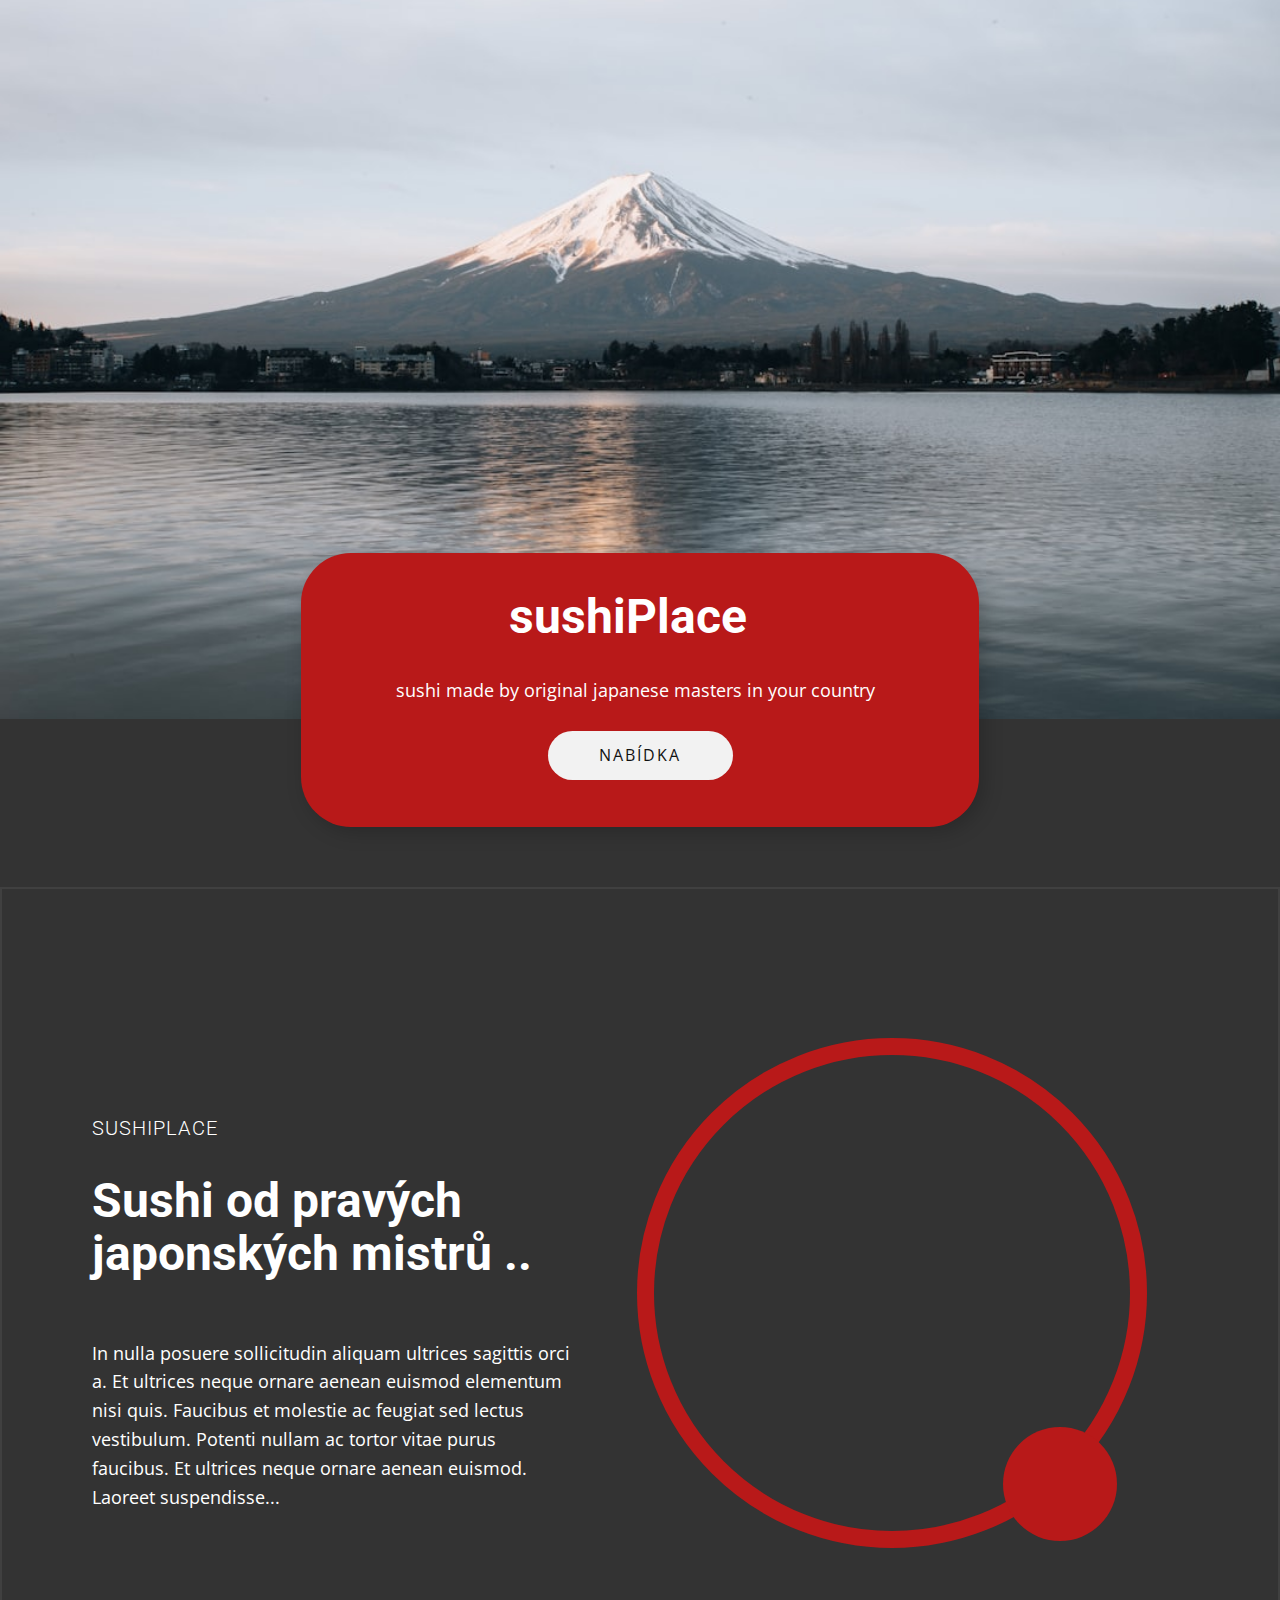
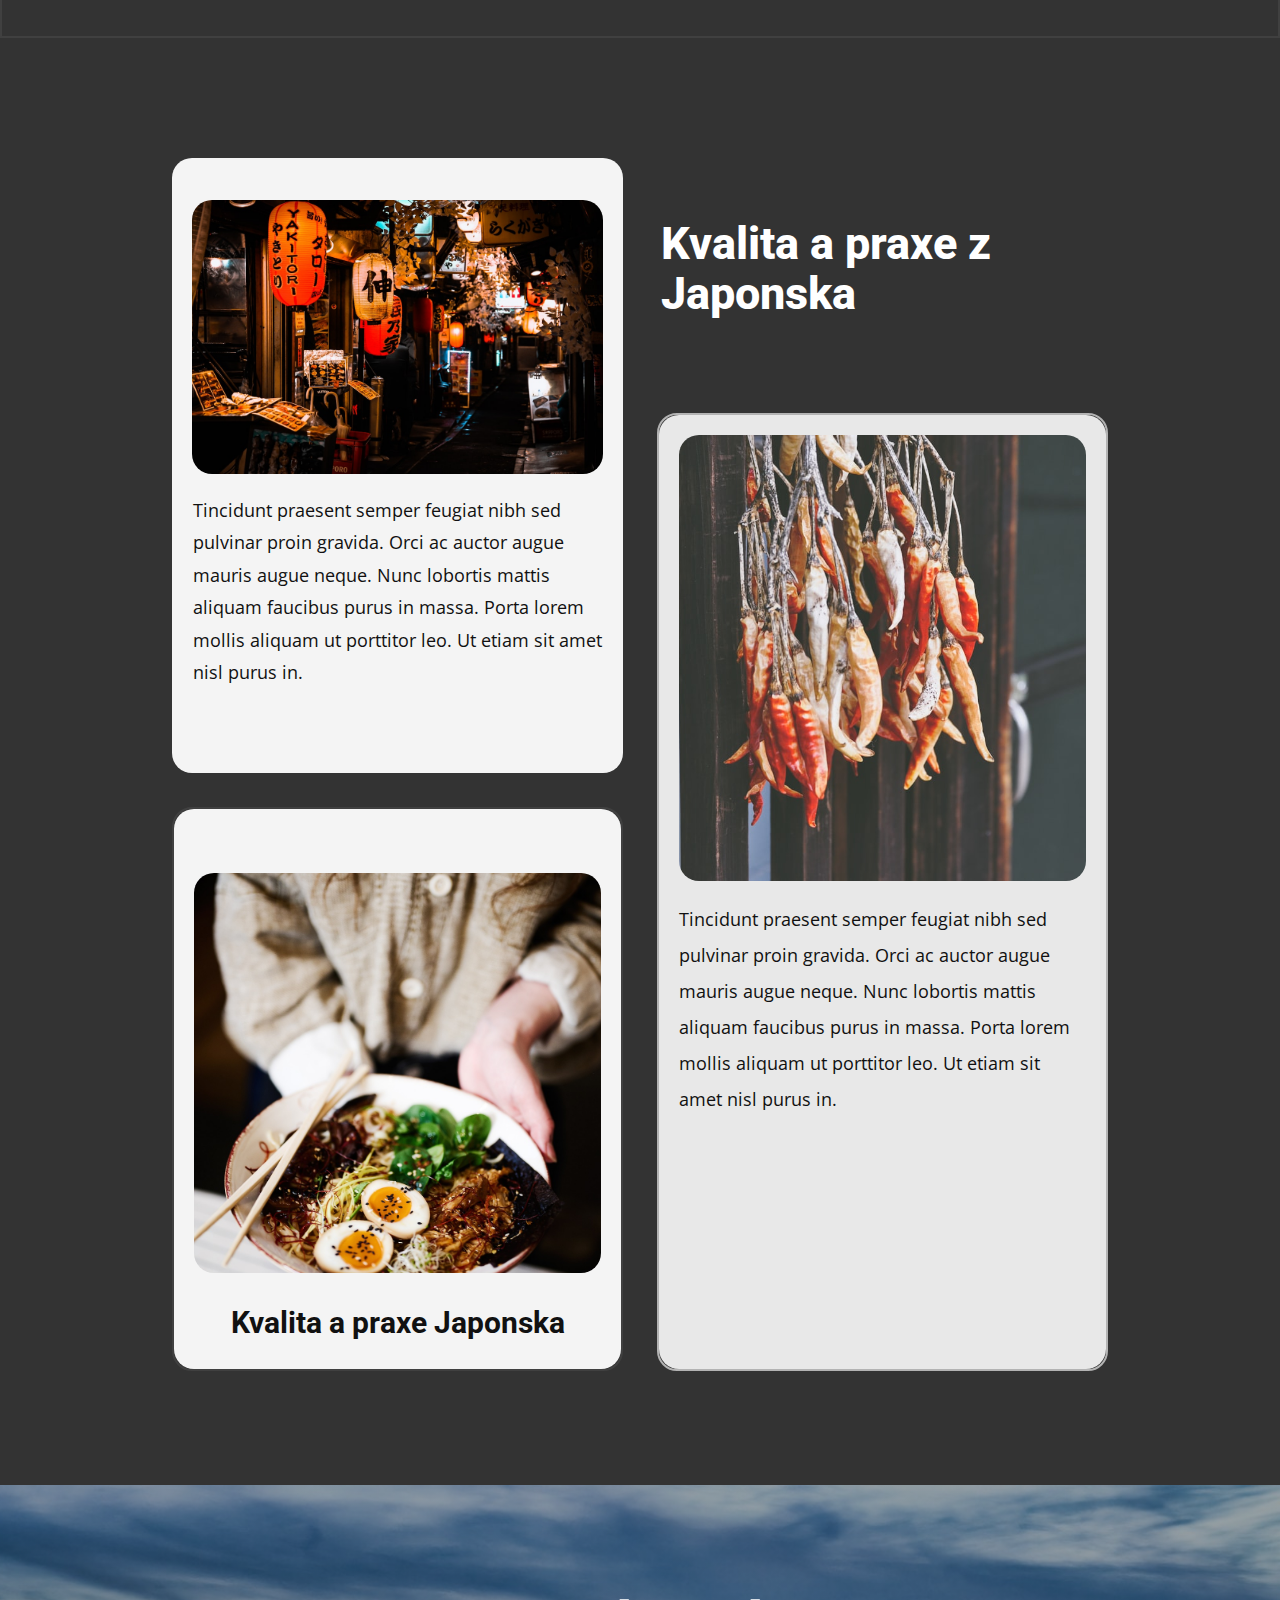
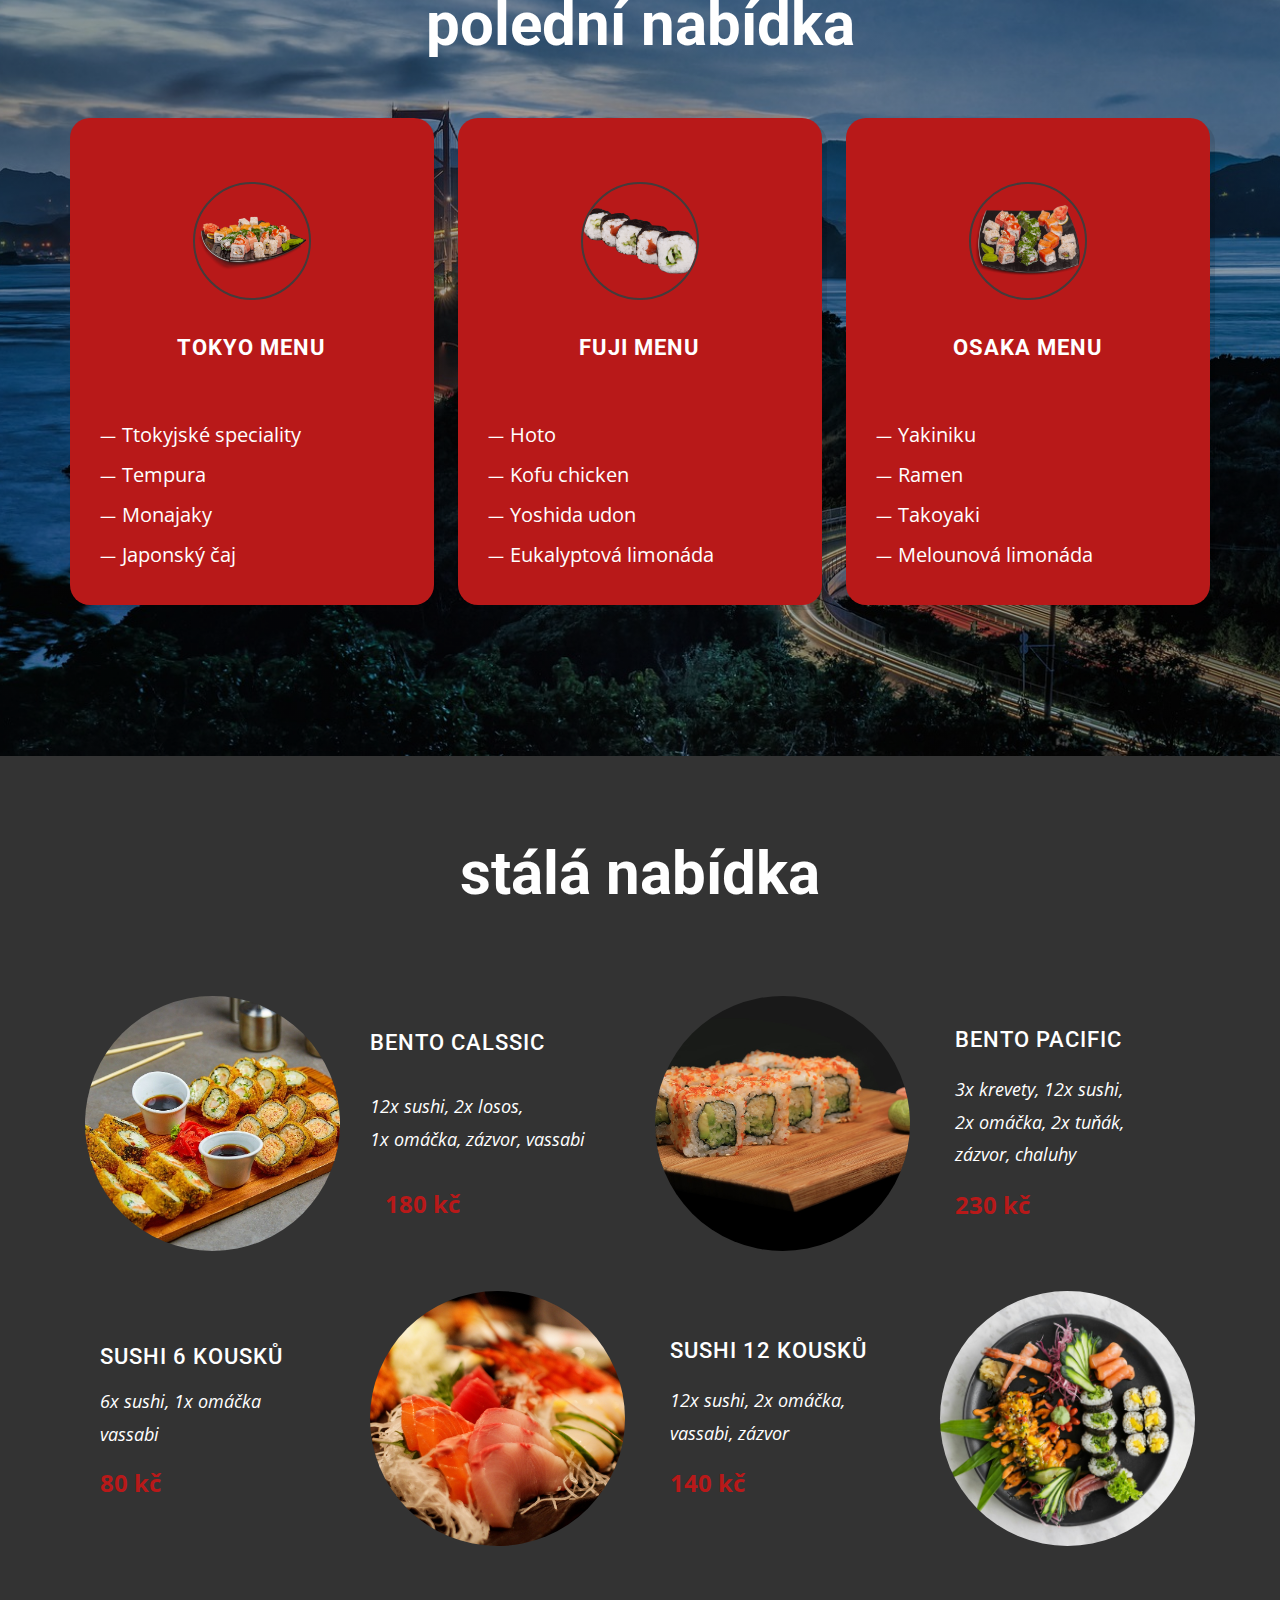
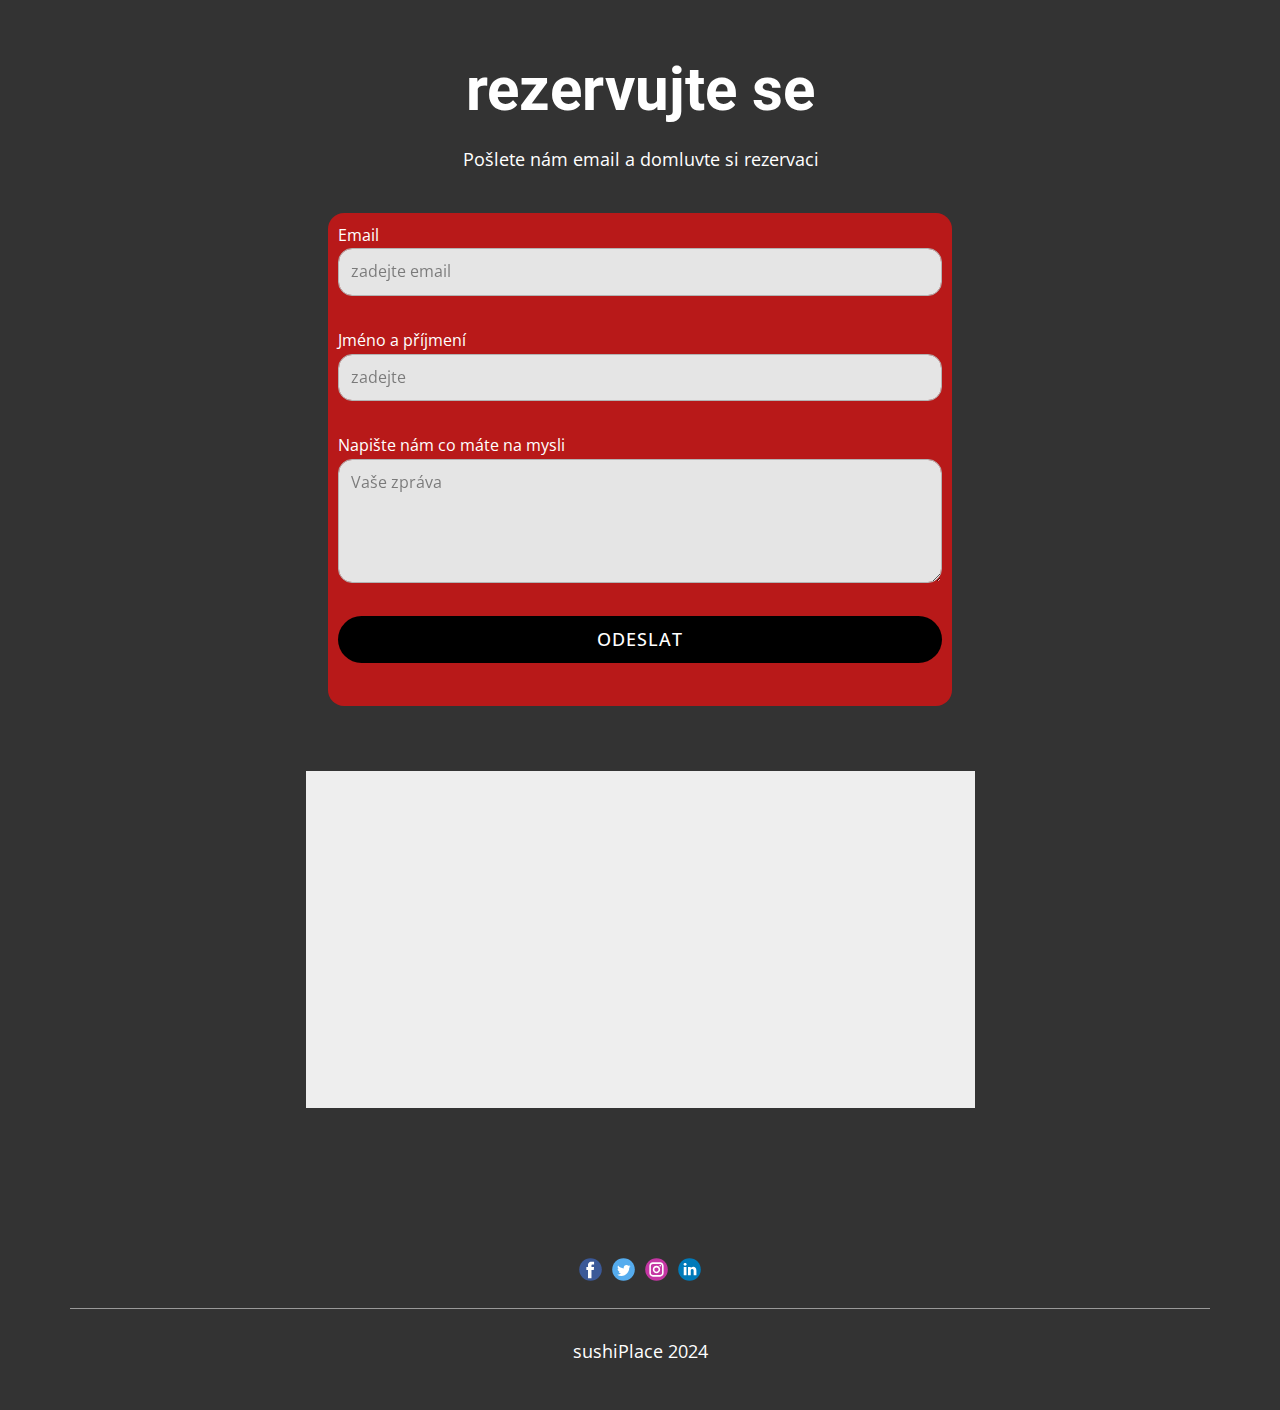
<file: index.html>
<!DOCTYPE html>
<html style="font-size: 16px;" lang="en"><head>
    <meta name="viewport" content="width=device-width, initial-scale=1.0">
    <meta charset="utf-8">
    <meta name="keywords" content="The Handmade Bakery, ​Quality Breads are baked daily, ​We produce delicious bread and other bakery products, ​Sweets, ​We bake fresh, handmade bread, pastries and cakes every day, ​Breads and Bagels, ​Try our Favorites!, ​Quality Bread, Contact Us">
    <meta name="description" content="">
    <title>Home</title>
    <link rel="stylesheet" href="frw.css" media="screen">
<link rel="stylesheet" href="Home.css" media="screen">
    <script class="u-script" type="text/javascript" src="home.js" defer=""></script>
    <script class="u-script" type="text/javascript" src="nicepage.js" defer=""></script>
    <meta name="generator" content="Nicepage 6.11.6, nicepage.com">
    <meta name="referrer" content="origin">
    
    <link id="u-theme-google-font" rel="stylesheet" href="https://fonts.googleapis.com/css?family=Roboto:100,100i,300,300i,400,400i,500,500i,700,700i,900,900i|Open+Sans:300,300i,400,400i,500,500i,600,600i,700,700i,800,800i">

    <script type="application/ld+json">{
		"@context": "http://schema.org",
		"@type": "Organization",
		"name": "",
		"sameAs": []
     }</script>

    <script>

   const section = document.getElementById('carousel_4ce4');
	
  function showHideSection() {
  const now = new Date();
  const hours = now.getHours(); 

  if (hours < 11 || hours > 14) {
    section.style.display = 'none';
  } else {
    section.style.display = 'block';
  }
}

window.onload = showHideSection;

setInterval(showHideSection, 60000);
	
</script>

	
    <meta name="theme-color" content="#123a5a">
    <meta property="og:title" content="Home">
    <meta property="og:type" content="website">
  <meta data-intl-tel-input-cdn-path="intlTelInput/"></head>
  <body data-path-to-root="./" data-include-products="false" class="u-body u-xl-mode" data-lang="en">
    <section class="u-clearfix u-grey-80 u-section-1" id="sec-3e54">
      <img src="images/5.jpeg" class="u-align-left u-expanded-width u-image u-image-1" data-image-width="1280" data-image-height="853">
      <div class="u-align-left u-container-style u-custom-color-1 u-group u-radius-50 u-shape-round u-similar-fill u-group-1">
        <div class="u-container-layout u-padding-12 u-container-layout-1">
          <h1 class="u-align-center u-text u-text-white u-text-1">sushiPlace </h1>
          <p class="u-align-center u-text u-text-2">sushi made by original japanese masters in your country<br>
          </p>
          <a href="#stalemenu" class="u-align-center u-border-none u-btn u-btn-round u-button-style u-grey-5 u-hover-black u-radius-50 u-btn-1">nabídka </a>
        </div>
      </div>
    </section>
    <section class="u-border-2 u-border-grey-75 u-clearfix u-grey-80 u-section-2" id="sec-229a">
      <div class="u-clearfix u-sheet u-valign-middle u-sheet-1">
        <div class="data-layout-selected u-clearfix u-expanded-width-xs u-gutter-0 u-layout-wrap u-layout-wrap-1">
          <div class="u-layout">
            <div class="u-layout-row">
              <div class="u-align-left u-container-style u-layout-cell u-right-cell u-size-30 u-layout-cell-1">
                <div class="u-container-layout u-container-layout-1">
                  <h5 class="u-align-left u-text u-text-1">sushiplace</h5>
                  <h2 class="u-align-left u-text u-text-2">Sushi od pravých japonských mistrů ..</h2>
                  <p class="u-align-left u-text u-text-3">In nulla posuere sollicitudin aliquam ultrices sagittis orci a. Et ultrices neque ornare aenean euismod elementum nisi quis. Faucibus et molestie ac feugiat sed lectus vestibulum. Potenti nullam ac tortor vitae purus faucibus. Et ultrices neque ornare aenean euismod. Laoreet suspendisse...</p>
                </div>
              </div>
              <div class="u-container-style u-layout-cell u-left-cell u-size-30 u-layout-cell-2">
                <div class="u-container-layout u-container-layout-2">
                  <div class="u-border-17 u-border-custom-color-1 u-expanded-width-xs u-image u-image-circle u-preserve-proportions u-image-1" data-image-width="1280" data-image-height="851">
                    <div class="u-preserve-proportions-child" style="padding-top: 100%;"></div>
                  </div>
                  <div class="u-custom-color-1 u-shape u-shape-circle u-shape-1"></div>
                </div>
              </div>
            </div>
          </div>
        </div>
      </div>
    </section>
    <section class="u-align-center u-clearfix u-grey-80 u-section-3" id="carousel_c29d">
      <div class="u-expanded-width u-grey-80 u-shape u-shape-rectangle u-shape-1"></div>
      <div class="data-layout-selected u-clearfix u-gutter-34 u-layout-wrap u-layout-wrap-1">
        <div class="u-layout">
          <div class="u-layout-row">
            <div class="u-size-30 u-size-60-md">
              <div class="u-layout-col">
                <div class="u-container-style u-layout-cell u-left-cell u-opacity u-opacity-95 u-radius u-shape-round u-size-40 u-white u-layout-cell-1">
                  <div class="u-container-layout u-container-layout-1">
                    <img class="u-expanded-width u-image u-image-round u-radius-20 u-image-1" src="images/6.jpeg" data-image-width="1280" data-image-height="853">
                    <p class="u-text u-text-1">Tincidunt praesent semper feugiat nibh sed pulvinar proin gravida. Orci ac auctor augue mauris augue neque. Nunc lobortis mattis aliquam faucibus purus in massa. Porta lorem mollis aliquam ut porttitor leo. Ut etiam sit amet nisl purus in.</p>
                  </div>
                </div>
                <div class="u-container-style u-layout-cell u-left-cell u-opacity u-opacity-95 u-radius u-shape-round u-size-20 u-white u-layout-cell-2">
                  <div class="u-border-2 u-border-grey-75 u-container-layout u-valign-bottom-lg u-valign-bottom-xl u-valign-top-sm u-valign-top-xs u-container-layout-2">
                    <img class="u-expanded-width-lg u-expanded-width-sm u-expanded-width-xl u-expanded-width-xs u-image u-image-round u-radius-20 u-image-2" src="images/d2a921a25458eed73fa77f3edffd0eef5638b993efa568c4e156ef772b89bb42c3db60f8ab508f4bc430507d8c8ce51e5f4b4629c5f50e48fc2918_1280.jpg" data-image-width="1024" data-image-height="1280">
                    <h2 class="u-hidden-lg u-hidden-sm u-hidden-xl u-text u-text-2">Kvalita apraxe z Japonska</h2>
                    <h2 class="u-text u-text-3">Kvalita a praxe Japonska</h2>
                  </div>
                </div>
              </div>
            </div>
            <div class="u-size-30 u-size-60-md">
              <div class="u-layout-col">
                <div class="u-container-style u-grey-80 u-hidden-md u-hidden-sm u-hidden-xs u-layout-cell u-right-cell u-size-20 u-layout-cell-3">
                  <div class="u-container-layout u-valign-middle-lg u-valign-middle-xl u-valign-top-xs u-container-layout-3">
                    <h2 class="u-hidden-md u-hidden-sm u-text u-text-4"> Kvalita a praxe&nbsp;z&nbsp;<br>Japonska
                    </h2>
                  </div>
                </div>
                <div class="u-container-style u-grey-5 u-layout-cell u-opacity u-opacity-95 u-radius u-right-cell u-shape-round u-size-40 u-layout-cell-4">
                  <div class="u-border-2 u-border-grey-30 u-container-layout u-valign-bottom-sm u-valign-top-lg u-valign-top-xl u-container-layout-4">
                    <img class="custom-expanded u-expanded-width-lg u-expanded-width-md u-expanded-width-xl u-image u-image-round u-radius-20 u-image-3" src="images/7.jpeg" data-image-width="1280" data-image-height="850">
                    <p class="u-align-left u-text u-text-5">Tincidunt praesent semper feugiat nibh sed pulvinar proin gravida. Orci ac auctor augue mauris augue neque. Nunc lobortis mattis aliquam faucibus purus in massa. Porta lorem mollis aliquam ut porttitor leo. Ut etiam sit amet nisl purus in.<br>
                    </p>
                  </div>
                </div>
              </div>
            </div>
          </div>
        </div>
      </div>
    </section>
    <section class="u-clearfix u-container-align-center-lg u-container-align-center-xl u-image u-shading u-section-4" id="carousel_4ce4" data-image-width="1280" data-image-height="853" >
      <div class="u-clearfix u-sheet u-sheet-1">
        <h2 class="u-align-center u-text u-text-1">polední nabídka</h2>
        <div class="u-expanded-width u-layout-grid u-list u-list-1">
          <div class="u-repeater u-repeater-1">
            <div class="u-align-left u-container-style u-custom-color-1 u-list-item u-radius-20 u-repeater-item u-shape-round u-list-item-1">
              <div class="u-container-layout u-similar-container u-container-layout-1">
                <img class="u-border-2 u-border-grey-75 u-image u-image-circle u-image-contain u-opacity u-opacity-95 u-image-1" src="images/493811075-0.png" alt="" data-image-width="5516" data-image-height="3061">
                <h4 class="u-align-center u-text u-text-2">tokyo menu </h4>
                <ul class="u-custom-list u-text u-text-3">
                  <li>
                    <div class="u-list-icon">
                      <div>—</div>
                    </div>Ttokyjské speciality
                  </li>
                  <li>
                    <div class="u-list-icon">
                      <div>—</div>
                    </div>Tempura
                  </li>
                  <li>
                    <div class="u-list-icon">
                      <div>—</div>
                    </div>Monajaky
                  </li>
                  <li>
                    <div class="u-list-icon">
                      <div>—</div>
                    </div>Japonský čaj
                  </li>
                </ul>
              </div>
            </div>
            <div class="u-align-left u-container-style u-custom-color-1 u-list-item u-radius-20 u-repeater-item u-shape-round u-video-cover u-list-item-2">
              <div class="u-container-layout u-similar-container u-container-layout-2">
                <img class="u-border-2 u-border-grey-75 u-image u-image-circle u-image-contain u-opacity u-opacity-95 u-image-2" src="images/493811075-01.png" alt="" data-image-width="2639" data-image-height="1544">
                <h4 class="u-align-center u-text u-text-4">fuji&nbsp;menu </h4>
                <ul class="u-custom-list u-text u-text-5">
                  <li>
                    <div class="u-list-icon">
                      <div>—</div>
                    </div> Hoto
                  </li>
                  <li>
                    <div class="u-list-icon">
                      <div>—</div>
                    </div>Kofu chicken
                  </li>
                  <li>
                    <div class="u-list-icon">
                      <div>—</div>
                    </div>Yoshida udon
                  </li>
                  <li>
                    <div class="u-list-icon">
                      <div>—</div>
                    </div>Eukalyptová limonáda
                  </li>
                </ul>
              </div>
            </div>
            <div class="u-align-left u-container-style u-custom-color-1 u-list-item u-radius-20 u-repeater-item u-shape-round u-video-cover u-list-item-3">
              <div class="u-container-layout u-similar-container u-container-layout-3">
                <img class="u-border-2 u-border-grey-75 u-image u-image-circle u-image-contain u-opacity u-opacity-95 u-image-3" src="images/493811075-02.png" alt="" data-image-width="5051" data-image-height="3363">
                <h4 class="u-align-center u-text u-text-6">osaka menu </h4>
                <ul class="u-custom-list u-text u-text-7">
                  <li>
                    <div class="u-list-icon">
                      <div>—</div>
                    </div> Yakiniku
                  </li>
                  <li>
                    <div class="u-list-icon">
                      <div>—</div>
                    </div>Ramen
                  </li>
                  <li>
                    <div class="u-list-icon">
                      <div>—</div>
                    </div>Takoyaki
                  </li>
                  <li>
                    <div class="u-list-icon">
                      <div>—</div>
                    </div>Melounová limonáda
                  </li>
                </ul>
              </div>
            </div>
          </div>
        </div>
      </div>
    </section>
    <section class="u-align-center u-clearfix u-container-align-center u-grey-80 u-section-5" id="carousel_294c">
      <div class="u-clearfix u-sheet u-sheet-1">
        <h2 class="u-align-center u-text u-text-1" id="stalemenu">stálá nabídka </h2>
        <div class="data-layout-selected nabidka u-clearfix u-expanded-width u-gutter-0 u-layout-wrap u-layout-wrap-1">
          <div class="u-gutter-0 u-layout">
            <div class="u-layout-col">
              <div class="u-size-30">
                <div class="u-layout-row">
                  <div class="u-align-center u-container-align-center u-container-style u-layout-cell u-radius-50 u-size-15 u-layout-cell-1">
                    <div class="u-container-layout u-valign-middle u-container-layout-1">
                      <div class="u-align-center u-image u-image-circle u-image-1" data-image-width="1280" data-image-height="853"></div>
                    </div>
                  </div>
                  <div class="u-align-left u-container-style u-layout-cell u-size-15 u-layout-cell-2" data-animation-name="" data-animation-duration="0" data-animation-delay="0" data-animation-direction="">
                    <div class="u-container-layout u-container-layout-2">
                      <h4 class="u-text u-text-2">Bento calssic</h4>
                      <p class="u-text u-text-3">12x sushi, 2x losos,&nbsp;<br>1x omáčka, zázvor, vassabi 
                      </p>
                      <h5 class="u-custom-font u-text u-text-custom-color-1 u-text-font u-text-4" data-animation-name="" data-animation-duration="0" data-animation-delay="0" data-animation-direction="">180 kč </h5>
                    </div>
                  </div>
                  <div class="u-align-center u-container-align-center u-container-style u-layout-cell u-radius-50 u-size-15 u-layout-cell-3">
                    <div class="u-container-layout u-valign-middle u-container-layout-3">
                      <div class="u-align-center u-image u-image-circle u-image-2" data-image-width="1280" data-image-height="853"></div>
                    </div>
                  </div>
                  <div class="u-align-left u-container-style u-layout-cell u-size-15 u-layout-cell-4" data-animation-name="" data-animation-duration="0" data-animation-delay="0" data-animation-direction="">
                    <div class="u-container-layout u-container-layout-4">
                      <h4 class="u-text u-text-5" data-animation-name="" data-animation-duration="0" data-animation-delay="0" data-animation-direction=""> bento pacific</h4>
                      <p class="u-text u-text-6">3x krevety, 12x sushi,&nbsp;<br>2x omáčka, 2x tuňák, zázvor, chaluhy 
                      </p>
                      <h5 class="u-custom-font u-text u-text-custom-color-1 u-text-font u-text-7" data-animation-name="" data-animation-duration="0" data-animation-delay="0" data-animation-direction="">230 kč</h5>
                    </div>
                  </div>
                </div>
              </div>
              <div class="u-size-30">
                <div class="u-layout-row">
                  <div class="u-align-left u-container-style u-layout-cell u-size-15 u-layout-cell-5">
                    <div class="u-container-layout u-container-layout-5">
                      <h4 class="u-text u-text-8" data-animation-name="" data-animation-duration="0" data-animation-delay="0" data-animation-direction="">sushi 6 KOUSKŮ</h4>
                      <p class="u-text u-text-9">6x sushi, 1x omáčka<br>vassabi
                      </p>
                      <h5 class="u-custom-font u-text u-text-custom-color-1 u-text-font u-text-10" data-animation-name="" data-animation-duration="0" data-animation-delay="0" data-animation-direction="">80 kč</h5>
                    </div>
                  </div>
                  <div class="u-align-center u-container-align-center u-container-style u-layout-cell u-radius-50 u-size-15 u-layout-cell-6" data-animation-name="" data-animation-duration="0" data-animation-delay="0" data-animation-direction="">
                    <div class="u-container-layout u-valign-middle u-container-layout-6">
                      <div class="u-align-center u-image u-image-circle u-image-3" data-image-width="3888" data-image-height="2592"></div>
                    </div>
                  </div>
                  <div class="u-align-left u-container-style u-layout-cell u-size-15 u-layout-cell-7" data-animation-name="" data-animation-duration="0" data-animation-delay="0" data-animation-direction="">
                    <div class="u-container-layout u-valign-middle u-container-layout-7">
                      <h4 class="u-text u-text-11" data-animation-name="" data-animation-duration="0" data-animation-delay="0" data-animation-direction="">SUSHI 12 KOUSKŮ</h4>
                      <p class="u-text u-text-12">12x sushi, 2x omáčka, vassabi, zázvor</p>
                      <h5 class="u-custom-font u-text u-text-custom-color-1 u-text-font u-text-13">140 kč</h5>
                    </div>
                  </div>
                  <div class="u-align-center u-container-align-center u-container-style u-layout-cell u-radius-50 u-size-15 u-layout-cell-8">
                    <div class="u-container-layout u-valign-middle u-container-layout-8">
                      <div class="u-align-center u-image u-image-circle u-image-4" data-image-width="1280" data-image-height="1280"></div>
                    </div>
                  </div>
                </div>
              </div>
            </div>
          </div>
        </div>
      </div>
    </section>
    <section class="u-clearfix u-grey-80 u-section-6" id="carousel_a630">
      <div class="u-clearfix u-sheet u-sheet-1">
        <h2 class="u-align-center u-text u-text-1">rezervujte se</h2>
        <p class="u-align-center u-text u-text-2">Pošlete nám email a domluvte si rezervaci</p>
        <div class="rezervace u-custom-color-1 u-form u-radius u-form-1">
          <form action="https://forms.nicepagesrv.com/v2/form/process" class="u-clearfix u-form-spacing-32 u-form-vertical u-inner-form" source="email" name="form" style="padding: 10px;">
            <div class="u-form-email u-form-group">
              <label for="email-bb9b" class="u-label">Email</label>
              <input type="email" placeholder="zadejte email" id="email-bb9b" name="email" class="u-grey-10 u-input u-input-rectangle u-radius u-input-1" required="">
            </div>
            <div class="u-form-group u-form-name">
              <label for="name-bb9b" class="u-label">Jméno a příjmení</label>
              <input type="text" placeholder="zadejte" id="name-bb9b" name="name" class="u-grey-10 u-input u-input-rectangle u-radius u-input-2" required="">
            </div>
            <div class="u-form-group u-form-textarea u-form-group-3">
              <label for="textarea-1ff0" class="u-label">Napište nám co máte na mysli</label>
              <textarea rows="4" cols="50" id="textarea-1ff0" name="textarea" class="u-grey-10 u-input u-input-rectangle u-radius u-input-3" required="" placeholder="Vaše zpráva"></textarea>
            </div>
            <div class="u-align-right u-form-group u-form-submit">
              <a href="#" class="u-black u-border-none u-btn u-btn-round u-btn-submit u-button-style u-hover-palette-1-dark-1 u-radius-50 u-btn-1">odeslat </a>
              <input type="submit" value="submit" class="u-form-control-hidden">
            </div>
            <div class="u-form-send-message u-form-send-success"> Thank you! Your message has been sent. </div>
            <div class="u-form-send-error u-form-send-message"> Unable to send your message. Please fix errors then try again. </div>
            <input type="hidden" value="" name="recaptchaResponse">
            <input type="hidden" name="formServices" value="ac573a32-cc22-cfc0-8073-b51dd8673e1d">
          </form>
        </div>
        <div class="u-grey-light-2 u-map u-map-1">
          <div class="embed-responsive">
            <iframe class="embed-responsive-item" src="https://maps.google.com/maps?output=embed&amp;q=Prague&amp;z=17&amp;t=m" data-map="JTdCJTIyYWRkcmVzcyUyMiUzQSUyMlByYWd1ZSUyMiUyQyUyMnpvb20lMjIlM0ExNyUyQyUyMnR5cGVJZCUyMiUzQSUyMnJvYWQlMjIlMkMlMjJsYW5nJTIyJTNBbnVsbCUyQyUyMmFwaUtleSUyMiUzQW51bGwlMkMlMjJtYXJrZXJzJTIyJTNBJTVCJTVEJTdE"></iframe>
          </div>
        </div>
      </div>
    </section>
    
    
    
    <footer class="u-clearfix u-footer u-grey-80" id="sec-9fee"><div class="u-clearfix u-sheet u-sheet-1">
        <div class="u-align-left u-social-icons u-spacing-10 u-social-icons-1">
          <a class="u-social-url" title="facebook" target="_blank" href=""><span class="u-icon u-social-facebook u-social-icon u-icon-1"><svg class="u-svg-link" preserveAspectRatio="xMidYMin slice" viewBox="0 0 112 112" style=""><use xlink:href="#svg-0c89"></use></svg><svg class="u-svg-content" viewBox="0 0 112 112" x="0" y="0" id="svg-0c89"><circle fill="currentColor" cx="56.1" cy="56.1" r="55"></circle><path fill="#FFFFFF" d="M73.5,31.6h-9.1c-1.4,0-3.6,0.8-3.6,3.9v8.5h12.6L72,58.3H60.8v40.8H43.9V58.3h-8V43.9h8v-9.2
            c0-6.7,3.1-17,17-17h12.5v13.9H73.5z"></path></svg></span>
          </a>
          <a class="u-social-url" title="twitter" target="_blank" href=""><span class="u-icon u-social-icon u-social-twitter u-icon-2"><svg class="u-svg-link" preserveAspectRatio="xMidYMin slice" viewBox="0 0 112 112" style=""><use xlink:href="#svg-1e90"></use></svg><svg class="u-svg-content" viewBox="0 0 112 112" x="0" y="0" id="svg-1e90"><circle fill="currentColor" class="st0" cx="56.1" cy="56.1" r="55"></circle><path fill="#FFFFFF" d="M83.8,47.3c0,0.6,0,1.2,0,1.7c0,17.7-13.5,38.2-38.2,38.2C38,87.2,31,85,25,81.2c1,0.1,2.1,0.2,3.2,0.2
            c6.3,0,12.1-2.1,16.7-5.7c-5.9-0.1-10.8-4-12.5-9.3c0.8,0.2,1.7,0.2,2.5,0.2c1.2,0,2.4-0.2,3.5-0.5c-6.1-1.2-10.8-6.7-10.8-13.1
            c0-0.1,0-0.1,0-0.2c1.8,1,3.9,1.6,6.1,1.7c-3.6-2.4-6-6.5-6-11.2c0-2.5,0.7-4.8,1.8-6.7c6.6,8.1,16.5,13.5,27.6,14
            c-0.2-1-0.3-2-0.3-3.1c0-7.4,6-13.4,13.4-13.4c3.9,0,7.3,1.6,9.8,4.2c3.1-0.6,5.9-1.7,8.5-3.3c-1,3.1-3.1,5.8-5.9,7.4
            c2.7-0.3,5.3-1,7.7-2.1C88.7,43,86.4,45.4,83.8,47.3z"></path></svg></span>
          </a>
          <a class="u-social-url" title="instagram" target="_blank" href=""><span class="u-icon u-social-icon u-social-instagram u-icon-3"><svg class="u-svg-link" preserveAspectRatio="xMidYMin slice" viewBox="0 0 112 112" style=""><use xlink:href="#svg-c12d"></use></svg><svg class="u-svg-content" viewBox="0 0 112 112" x="0" y="0" id="svg-c12d"><circle fill="currentColor" cx="56.1" cy="56.1" r="55"></circle><path fill="#FFFFFF" d="M55.9,38.2c-9.9,0-17.9,8-17.9,17.9C38,66,46,74,55.9,74c9.9,0,17.9-8,17.9-17.9C73.8,46.2,65.8,38.2,55.9,38.2
            z M55.9,66.4c-5.7,0-10.3-4.6-10.3-10.3c-0.1-5.7,4.6-10.3,10.3-10.3c5.7,0,10.3,4.6,10.3,10.3C66.2,61.8,61.6,66.4,55.9,66.4z"></path><path fill="#FFFFFF" d="M74.3,33.5c-2.3,0-4.2,1.9-4.2,4.2s1.9,4.2,4.2,4.2s4.2-1.9,4.2-4.2S76.6,33.5,74.3,33.5z"></path><path fill="#FFFFFF" d="M73.1,21.3H38.6c-9.7,0-17.5,7.9-17.5,17.5v34.5c0,9.7,7.9,17.6,17.5,17.6h34.5c9.7,0,17.5-7.9,17.5-17.5V38.8
            C90.6,29.1,82.7,21.3,73.1,21.3z M83,73.3c0,5.5-4.5,9.9-9.9,9.9H38.6c-5.5,0-9.9-4.5-9.9-9.9V38.8c0-5.5,4.5-9.9,9.9-9.9h34.5
            c5.5,0,9.9,4.5,9.9,9.9V73.3z"></path></svg></span>
          </a>
          <a class="u-social-url" title="linkedin" target="_blank" href=""><span class="u-icon u-social-icon u-social-linkedin u-icon-4"><svg class="u-svg-link" preserveAspectRatio="xMidYMin slice" viewBox="0 0 112 112" style=""><use xlink:href="#svg-e833"></use></svg><svg class="u-svg-content" viewBox="0 0 112 112" x="0" y="0" id="svg-e833"><circle fill="currentColor" cx="56.1" cy="56.1" r="55"></circle><path fill="#FFFFFF" d="M41.3,83.7H27.9V43.4h13.4V83.7z M34.6,37.9L34.6,37.9c-4.6,0-7.5-3.1-7.5-7c0-4,3-7,7.6-7s7.4,3,7.5,7
            C42.2,34.8,39.2,37.9,34.6,37.9z M89.6,83.7H76.2V62.2c0-5.4-1.9-9.1-6.8-9.1c-3.7,0-5.9,2.5-6.9,4.9c-0.4,0.9-0.4,2.1-0.4,3.3v22.5
            H48.7c0,0,0.2-36.5,0-40.3h13.4v5.7c1.8-2.7,5-6.7,12.1-6.7c8.8,0,15.4,5.8,15.4,18.1V83.7z"></path></svg></span>
          </a>
        </div>
        <div class="u-border-1 u-border-white u-expanded-width u-line u-line-horizontal u-opacity u-opacity-50 u-line-1"></div>
        <p class="u-align-center u-text u-text-1">sushiPlace 2024 </p>
      </div></footer>
</body>
</html>
</file>
